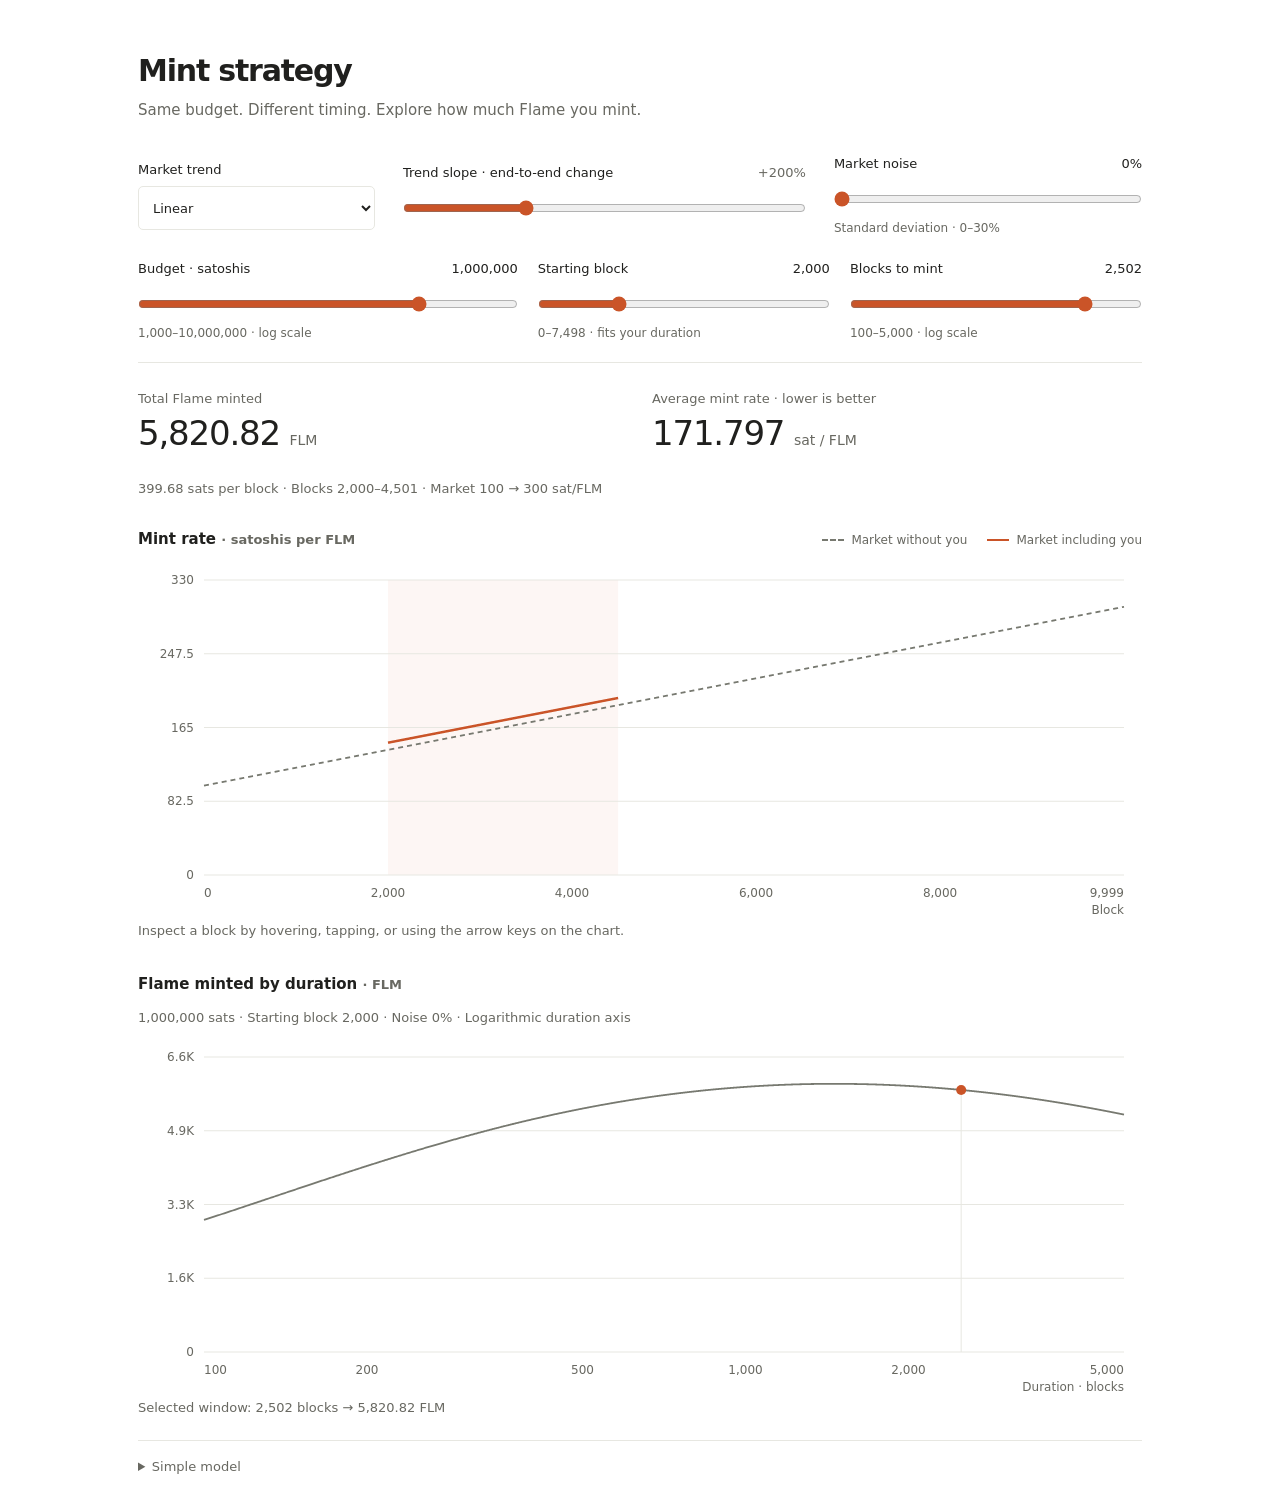
<file: demos/mint-strategy/index.html>
<!doctype html>
<html lang="en">
<head>
  <meta charset="utf-8">
  <meta name="viewport" content="width=device-width, initial-scale=1">
  <title>Mint strategy</title>
  <style>
    :root { color-scheme: light dark; --paper: #fff; --ink: #20201e; --muted: #686861; --line: #e7e7e1; --market: #777970; --you: #ca5428; --selection: #ca54280d; --error: #ad322a; }
    @media (prefers-color-scheme: dark) { :root { --paper: #181918; --ink: #eeeee8; --muted: #aaa99f; --line: #343631; --market: #a5a79c; --you: #ff986b; --selection: #ff986b0d; --error: #ff9f97; } }
    * { box-sizing: border-box; }
    body { margin: 0; background: var(--paper); color: var(--ink); font: 15px/1.5 system-ui, sans-serif; }
    main { max-width: 1060px; margin: auto; padding: 48px 28px 32px; }
    h1 { margin: 0; font-size: 30px; font-weight: 550; letter-spacing: -.04em; }
    header p { color: var(--muted); margin: 6px 0 32px; }
    label { display: block; font-size: 13px; }
    input, select { font: inherit; color: inherit; background: var(--paper); }
    select { width: 100%; height: 44px; padding: 8px 10px; border: 1px solid var(--line); border-radius: 5px; margin-top: 7px; }
    input:focus-visible, select:focus-visible, svg:focus-visible, summary:focus-visible { outline: 2px solid var(--you); outline-offset: 3px; }
    input[type=range] { width: 100%; height: 28px; margin: 12px 0 0; accent-color: var(--you); }
    .trend { display: grid; grid-template-columns: 1fr 1.7fr 1.3fr; gap: 28px; align-items: center; }
    .choices { display: grid; grid-template-columns: 1.3fr 1fr 1fr; gap: 20px; margin-top: 22px; }
    .slider-label { display: flex; justify-content: space-between; gap: 12px; }
    .slider-label output { white-space: nowrap; }
    .range-hint { display: block; color: var(--muted); font-size: 12px; }
    output, input, .value, #detail { font-variant-numeric: tabular-nums; }
    #slope-value { color: var(--muted); }
    #error { color: var(--error); margin: 12px 0 0; }
    [hidden] { display: none !important; }
    .results { display: grid; grid-template-columns: 1fr 1fr; gap: 24px; padding: 26px 0 22px; margin-top: 20px; border-top: 1px solid var(--line); }
    .caption { display: block; color: var(--muted); font-size: 13px; }
    .value { display: block; font-size: clamp(24px, 4vw, 34px); letter-spacing: -.035em; line-height: 1.35; margin-top: 3px; }
    .value small { font-size: 14px; letter-spacing: 0; color: var(--muted); }
    #allocation { color: var(--muted); font-size: 13px; margin: 0 0 30px; }
    figure { margin: 0; }
    #duration-figure { margin-top: 28px; }
    .chart-heading { display: flex; justify-content: space-between; align-items: center; gap: 12px; flex-wrap: wrap; }
    h2 { font-size: 15px; font-weight: 550; margin: 0; }
    .legend { display: flex; gap: 20px; flex-wrap: wrap; font-size: 12px; color: var(--muted); }
    .legend span { display: inline-flex; align-items: center; gap: 7px; }
    .swatch { width: 22px; border-top: 2px dashed var(--market); }
    .swatch.you { border-top: 2px solid var(--you); }
    #chart, #duration-chart { width: 100%; height: 350px; display: block; overflow: hidden; margin-top: 14px; }
    #chart text, #duration-chart text { fill: var(--muted); font: 12px system-ui, sans-serif; }
    .grid { stroke: var(--line); stroke-width: 1; }
    .market-path { stroke: var(--market); stroke-width: 1.8; stroke-dasharray: 5 4; fill: none; }
    .user-path { stroke: var(--you); stroke-width: 2.5; fill: none; stroke-linejoin: round; }
    .duration-path { stroke: var(--market); stroke-width: 1.8; fill: none; }
    #detail, #duration-detail { min-height: 24px; font-size: 13px; color: var(--muted); margin: 6px 0 18px; }
    details { border-top: 1px solid var(--line); padding-top: 16px; color: var(--muted); font-size: 13px; }
    summary { width: fit-content; cursor: pointer; }
    details p { max-width: 760px; margin: 10px 0 0; }
    @media (max-width: 600px) { main { padding: 26px 18px; } .trend { grid-template-columns: 1fr; gap: 18px; } .choices { grid-template-columns: 1fr 1fr; gap: 16px; } .budget { grid-column: 1 / -1; } .results { gap: 12px; } .value small { display: block; } #chart, #duration-chart { height: 300px; } .legend { gap: 14px; } }
  </style>
</head>
<body>
  <main>
    <header>
      <h1>Mint strategy</h1>
      <p>Same budget. Different timing. Explore how much Flame you mint.</p>
    </header>

    <form id="controls" novalidate>
      <div class="trend">
        <label for="trend">Market trend
          <select id="trend" name="trend">
            <option value="linear">Linear</option>
            <option value="quadratic">Quadratic</option>
            <option value="exponential">Exponential</option>
            <option value="sqrt">Square root</option>
          </select>
        </label>
        <label for="slope">
          <span class="slider-label"><span>Trend slope · end-to-end change</span><output id="slope-value" for="slope">+200%</output></span>
          <input id="slope" name="slope" type="range" min="-95" max="900" step="5" value="200">
        </label>
        <label for="noise">
          <span class="slider-label"><span>Market noise</span><output id="noise-value" for="noise">0%</output></span>
          <input id="noise" name="noise" type="range" min="0" max="30" step="1" value="0" aria-describedby="noise-hint">
          <span class="range-hint" id="noise-hint">Standard deviation · 0–30%</span>
        </label>
      </div>
      <div class="choices">
        <label class="budget" for="budget">
          <span class="slider-label"><span>Budget · satoshis</span><output id="budget-value" for="budget"></output></span>
          <input id="budget" name="budget" type="range" min="0" max="1000" step="1" value="750">
          <span class="range-hint">1,000–10,000,000 · log scale</span>
        </label>
        <label for="start">
          <span class="slider-label"><span>Starting block</span><output id="start-value" for="start"></output></span>
          <input id="start" name="start" type="range" min="0" max="7498" step="1" value="2000">
          <span class="range-hint" id="start-hint"></span>
        </label>
        <label for="duration">
          <span class="slider-label"><span>Blocks to mint</span><output id="duration-value" for="duration"></output></span>
          <input id="duration" name="duration" type="range" min="0" max="1000" step="1" value="823">
          <span class="range-hint">100–5,000 · log scale</span>
        </label>
      </div>
      <p id="error" role="alert" hidden></p>
    </form>

    <section class="results" aria-label="Simulation results" aria-live="polite" aria-atomic="true">
      <div><span class="caption">Total Flame minted</span><output class="value" id="reward" for="trend slope noise budget duration start">—</output></div>
      <div><span class="caption">Average mint rate · lower is better</span><output class="value" id="average" for="trend slope noise budget duration start">—</output></div>
    </section>
    <p id="allocation"></p>

    <figure id="figure">
      <div class="chart-heading">
        <h2>Mint rate <span class="caption" style="display:inline">· satoshis per FLM</span></h2>
        <div class="legend" aria-label="Chart legend">
          <span><i class="swatch" aria-hidden="true"></i>Market without you</span>
          <span><i class="swatch you" aria-hidden="true"></i>Market including you</span>
        </div>
      </div>
      <svg id="chart" role="img" tabindex="0" aria-labelledby="chart-title" aria-describedby="chart-description chart-help"></svg>
      <figcaption id="detail" aria-live="off"></figcaption>
      <span id="chart-help" hidden>Move over or tap the chart to inspect a block. With the chart focused, use the arrow keys, Home or End.</span>
    </figure>

    <figure id="duration-figure">
      <h2>Flame minted by duration <span class="caption" style="display:inline">· FLM</span></h2>
      <p class="caption" id="duration-scope"></p>
      <svg id="duration-chart" role="img" aria-labelledby="duration-title" aria-describedby="duration-description duration-detail"></svg>
      <figcaption id="duration-detail"></figcaption>
    </figure>

    <details>
      <summary>Simple model</summary>
      <p>Every block distributes 50 FLM in proportion to satoshis burned. The underlying smooth trend starts at 100 sat/FLM; the slope slider sets its change over 10,000 blocks, numbered 0–9,999. The four smooth curves share those endpoints; noise can move the actual endpoints. Your budget is split equally across your blocks, allowing fractional satoshis.</p>
      <p>Noise is a seeded, mean-reverting Gaussian walk in log space, with roughly 100-block correlation. The multiplier is lognormal and positive, with mean 1: 30% means its standard deviation is 0.30, not a ±30% bound. The same random path is reused for every trend and strategy, and zero noise gives the smooth trend exactly.</p>
      <p>The combined rate is the market rate plus your per-block burn divided by 50. Your reward is your burn divided by that combined rate. The average shown above is your total budget divided by your total FLM, not the arithmetic mean of block rates. This is a toy simulation, not Flame consensus or a price forecast.</p>
    </details>
  </main>

  <script>
    "use strict";

    const BLOCKS = 10000;
    const ISSUANCE = 50;
    const BASE_RATE = 100;

    function gaussianWalk() {
      let seed = 0x4d494e54;
      const uniform = () => {
        seed = (Math.imul(1664525, seed) + 1013904223) >>> 0;
        return (seed + 0.5) / 4294967296;
      };
      const normal = () => Math.sqrt(-2 * Math.log(uniform())) * Math.cos(2 * Math.PI * uniform());
      const correlation = Math.exp(-1 / 100);
      const innovation = Math.sqrt(1 - correlation * correlation);
      let previous = normal();
      return Array.from({ length: BLOCKS }, (_, index) => {
        if (index > 0) previous = correlation * previous + innovation * normal();
        return previous;
      });
    }

    const NOISE_PATH = gaussianWalk();

    function logValue(position, min, max) {
      if (!Number.isFinite(position) || position < 0 || position > 1000) throw new Error("Choose a slider position between 0 and 1,000.");
      return position === 0 ? min : position === 1000 ? max : Math.round(min * Math.pow(max / min, position / 1000));
    }

    function marketRates(trend, change, noise = 0) {
      if (!["linear", "quadratic", "exponential", "sqrt"].includes(trend) ||
          !Number.isFinite(change) || change <= -100) {
        throw new Error("Choose a valid trend with a change above −100%.");
      }
      if (!Number.isFinite(noise) || noise < 0 || noise > 30) throw new Error("Choose market noise between 0% and 30%.");
      const variance = Math.log1p((noise / 100) ** 2);
      const sigma = Math.sqrt(variance);
      return Array.from({ length: BLOCKS }, (_, index) => {
        const t = index / (BLOCKS - 1);
        const slope = change / 100;
        const progress = trend === "quadratic" ? t * t : trend === "sqrt" ? Math.sqrt(t) : t;
        const rate = trend === "exponential" ? BASE_RATE * Math.pow(1 + slope, t) : BASE_RATE * (1 + slope * progress);
        return noise === 0 ? rate : rate * Math.exp(sigma * NOISE_PATH[index] - variance / 2);
      });
    }

    function simulate(rates, budget, duration, start) {
      if (!Number.isSafeInteger(budget) || budget < 0) throw new Error("Enter a whole-satoshi budget of zero or more, within the safe integer range.");
      if (!Number.isInteger(duration) || duration < 1 || duration > rates.length) throw new Error("Choose between 1 and 10,000 blocks to mint.");
      if (!Number.isInteger(start) || start < 0 || start >= rates.length) throw new Error("Choose a starting block between 0 and 9,999.");
      if (start + duration > rates.length) throw new Error("Minting must finish within 10,000 blocks. Reduce the duration or start earlier.");
      const burn = budget / duration;
      const end = start + duration - 1;
      for (let block = start; block <= end; block++) {
        const rate = rates[block];
        if (!Number.isFinite(rate) || rate < 0) throw new Error("Market rates must be finite and nonnegative.");
      }
      const reward = minted(rates, budget, duration, start);
      return { budget, duration, start, end, burn, reward, average: reward > 0 ? budget / reward : null };
    }

    function minted(rates, budget, duration, start) {
      const burn = budget / duration;
      if (burn === 0) return 0;
      let reward = 0;
      for (let block = start; block < start + duration; block++) reward += ISSUANCE * burn / (ISSUANCE * rates[block] + burn);
      return reward;
    }

    function rewardsByDuration(rates, budget, start) {
      const last = Math.min(5000, rates.length - start);
      if (last < 100) throw new Error("At least 100 blocks must remain to compare durations.");
      // Validate the whole candidate window once, not for every duration.
      simulate(rates, budget, last, start);
      const points = [];
      for (let duration = 100; duration <= last; duration++) points.push({ duration, reward: minted(rates, budget, duration, start) });
      return points;
    }

    const number = new Intl.NumberFormat("en-US", { maximumFractionDigits: 2 });
    const precise = new Intl.NumberFormat("en-US", { maximumSignificantDigits: 6 });
    const compact = new Intl.NumberFormat("en-US", { notation: "compact", maximumFractionDigits: 1 });
    const get = id => document.getElementById(id);
    const chart = get("chart");
    let state = null;
    let plot = null;
    let inspected = null;
    let frame = 0;

    function redraw() {
      if (!state) return;
      const { rates, result } = state;
      const width = Math.max(280, chart.getBoundingClientRect().width);
      const height = chart.getBoundingClientRect().height || 350;
      const left = 66, right = width - 18, top = 15, bottom = height - 40;
      let peak = 0;
      for (let index = 0; index < rates.length; index++) {
        const block = index;
        const rate = rates[index] + (block >= result.start && block <= result.end ? result.burn / ISSUANCE : 0);
        peak = Math.max(peak, rate);
      }
      const ceiling = peak * 1.1 || 1;
      const x = block => left + block / (BLOCKS - 1) * (right - left);
      const y = rate => bottom - rate / ceiling * (bottom - top);
      plot = { left, right, top, bottom, x, y, width, height };
      chart.setAttribute("viewBox", `0 0 ${width} ${height}`);

      function path(first, last, uplift) {
        const points = [];
        for (let block = first; block < last; block++) points.push(block);
        points.push(last);
        return points.map((block, index) => `${index ? "L" : "M"}${x(block).toFixed(2)},${y(rates[block] + uplift).toFixed(2)}`).join(" ");
      }

      let grid = "";
      for (let tick = 0; tick <= 4; tick++) {
        const value = ceiling * tick / 4;
        grid += `<line class="grid" x1="${left}" x2="${right}" y1="${y(value)}" y2="${y(value)}"/><text x="${left - 10}" y="${y(value) + 4}" text-anchor="end">${compact.format(value)}</text>`;
      }
      const ticks = width < 500 ? [0, 5000, 9999] : [0, 2000, 4000, 6000, 8000, 9999];
      for (const block of ticks) grid += `<text x="${x(block)}" y="${bottom + 22}" text-anchor="${block === 0 ? "start" : block === BLOCKS - 1 ? "end" : "middle"}">${number.format(block)}</text>`;
      const activeWidth = Math.max(1, x(result.end) - x(result.start));
      const userLine = result.budget > 0 ? `<path class="user-path" d="${path(result.start, result.end, result.burn / ISSUANCE)}"/>${result.duration === 1 ? `<circle cx="${x(result.start)}" cy="${y(rates[result.start] + result.burn / ISSUANCE)}" r="3.5" fill="var(--you)"/>` : ""}` : "";
      chart.innerHTML = `<title id="chart-title">Mint rate over 10,000 blocks</title>
        <desc id="chart-description">Dashed: other miners' rate with ${state.noise}% noise standard deviation. ${result.budget > 0 ? `Solid: the total including your burn, only during blocks ${result.start} through ${result.end}.` : "No user burn; only the market line is shown."} Your total is ${precise.format(result.reward)} FLM.</desc>
        <rect x="${x(result.start)}" y="${top}" width="${activeWidth}" height="${bottom - top}" fill="var(--selection)"/>
        ${grid}<path class="market-path" d="${path(0, BLOCKS - 1, 0)}"/>${userLine}
        <text x="${right}" y="${height - 1}" text-anchor="end">Block</text>
        <g id="inspection" hidden><line id="guide" y1="${top}" y2="${bottom}" stroke="var(--muted)" stroke-width="1"/><circle id="market-dot" r="3" fill="var(--market)"/><circle id="user-dot" r="3.5" fill="var(--you)"/></g>`;
      inspect(inspected);
      redrawDurations();
    }

    function redrawDurations() {
      if (!state) return;
      const { curve, result } = state;
      const svg = get("duration-chart");
      const width = Math.max(280, svg.getBoundingClientRect().width);
      const height = svg.getBoundingClientRect().height || 350;
      const left = 66, right = width - 18, top = 15, bottom = height - 40;
      const last = curve[curve.length - 1].duration;
      const span = Math.log(last / 100);
      const x = duration => span === 0 ? (left + right) / 2 : left + Math.log(duration / 100) / span * (right - left);
      let peak = result.reward;
      for (const point of curve) peak = Math.max(peak, point.reward);
      const ceiling = peak * 1.1 || 1;
      const y = reward => bottom - reward / ceiling * (bottom - top);
      let grid = "";
      for (let tick = 0; tick <= 4; tick++) {
        const value = ceiling * tick / 4;
        grid += `<line class="grid" x1="${left}" x2="${right}" y1="${y(value)}" y2="${y(value)}"/><text x="${left - 10}" y="${y(value) + 4}" text-anchor="end">${compact.format(value)}</text>`;
      }
      const ticks = [100];
      for (const duration of [200, 500, 1000, 2000]) {
        if (duration < last && x(duration) - x(ticks[ticks.length - 1]) > 60 && x(last) - x(duration) > 60) ticks.push(duration);
      }
      if (last !== 100) ticks.push(last);
      for (const duration of ticks) grid += `<text x="${x(duration)}" y="${bottom + 22}" text-anchor="${span === 0 ? "middle" : duration === 100 ? "start" : duration === last ? "end" : "middle"}">${number.format(duration)}</text>`;
      const path = curve.map((point, index) => `${index ? "L" : "M"}${x(point.duration).toFixed(2)},${y(point.reward).toFixed(2)}`).join(" ");
      svg.setAttribute("viewBox", `0 0 ${width} ${height}`);
      svg.innerHTML = `<title id="duration-title">Flame minted for each valid duration</title>
        <desc id="duration-description">Each duration from 100 to ${last} blocks splits the same ${result.budget} satoshis evenly, starting at block ${result.start}. Duration uses a logarithmic axis. The marked selection is ${result.duration} blocks, minting ${precise.format(result.reward)} FLM.</desc>
        ${grid}<path class="duration-path" d="${path}"/>
        <line x1="${x(result.duration)}" x2="${x(result.duration)}" y1="${y(result.reward)}" y2="${bottom}" stroke="var(--line)"/>
        <circle id="selected-duration" cx="${x(result.duration)}" cy="${y(result.reward)}" r="5" fill="var(--you)" data-duration="${result.duration}" data-reward="${result.reward}"><title>Selected: ${number.format(result.duration)} blocks · ${precise.format(result.reward)} FLM</title></circle>
        <text x="${right}" y="${height - 1}" text-anchor="end">Duration · blocks</text>`;
      get("duration-scope").textContent = `${number.format(result.budget)} sats · Starting block ${number.format(result.start)} · Noise ${state.noise}% · Logarithmic duration axis`;
      get("duration-detail").textContent = `Selected window: ${number.format(result.duration)} blocks → ${precise.format(result.reward)} FLM`;
    }

    function inspect(block) {
      if (!state || !plot) return;
      inspected = block;
      const { rates, result } = state;
      const group = get("inspection");
      group.toggleAttribute("hidden", block === null);
      if (block === null) {
        get("detail").textContent = "Inspect a block by hovering, tapping, or using the arrow keys on the chart.";
        return;
      }
      const rate = rates[block];
      const active = block >= result.start && block <= result.end && result.budget > 0;
      const combined = rate + result.burn / ISSUANCE;
      const px = plot.x(block);
      get("guide").setAttribute("x1", px);
      get("guide").setAttribute("x2", px);
      get("market-dot").setAttribute("cx", px);
      get("market-dot").setAttribute("cy", plot.y(rate));
      get("user-dot").toggleAttribute("hidden", !active);
      if (active) {
        get("user-dot").setAttribute("cx", px);
        get("user-dot").setAttribute("cy", plot.y(combined));
      }
      get("detail").textContent = `Block ${number.format(block)} · Market ${precise.format(rate)} sat/FLM${active ? ` · Including you ${precise.format(combined)} sat/FLM · You mint ${precise.format(result.burn / combined)} FLM` : " · You are not minting"}`;
    }

    function update() {
      frame = 0;
      const change = Number(get("slope").value);
      const noise = Number(get("noise").value);
      get("slope-value").textContent = `${change > 0 ? "+" : ""}${change}%`;
      get("noise-value").textContent = `${noise}%`;
      get("noise").setAttribute("aria-valuetext", `${noise}% standard deviation around the trend`);
      try {
        const budget = logValue(Number(get("budget").value), 1000, 10000000);
        const duration = logValue(Number(get("duration").value), 100, 5000);
        const lastStart = BLOCKS - duration;
        get("start").max = String(lastStart);
        get("start").value = String(Math.max(0, Math.min(Number(get("start").value), lastStart)));
        const start = Number(get("start").value);
        get("budget-value").textContent = number.format(budget);
        get("duration-value").textContent = number.format(duration);
        get("start-value").textContent = number.format(start);
        get("start-hint").textContent = `0–${number.format(lastStart)} · fits your duration`;
        get("budget").setAttribute("aria-valuetext", `${number.format(budget)} satoshis`);
        get("duration").setAttribute("aria-valuetext", `${number.format(duration)} blocks`);
        const trend = get("trend").value;
        const rates = marketRates(trend, change, noise);
        const result = simulate(rates, budget, duration, start);
        const curve = state && state.trend === trend && state.change === change && state.noise === noise && state.result.budget === budget && state.result.start === start
          ? state.curve : rewardsByDuration(rates, budget, start);
        state = { rates, result, curve, trend, change, noise };
        get("error").hidden = true;
        get("figure").hidden = false;
        get("duration-figure").hidden = false;
        get("reward").innerHTML = `${precise.format(result.reward)} <small>FLM</small>`;
        get("average").innerHTML = result.average === null ? "— <small>no burn</small>" : `${precise.format(result.average)} <small>sat / FLM</small>`;
        get("allocation").textContent = `${precise.format(result.burn)} sats per block · Blocks ${number.format(result.start)}–${number.format(result.end)} · Market ${precise.format(rates[0])} → ${precise.format(rates[BLOCKS - 1])} sat/FLM`;
        redraw();
      } catch (error) {
        state = null;
        get("error").textContent = error.message;
        get("error").hidden = false;
        get("figure").hidden = true;
        get("duration-figure").hidden = true;
        get("reward").textContent = "—";
        get("average").textContent = "—";
        get("allocation").textContent = "";
      }
    }

    get("controls").addEventListener("submit", event => event.preventDefault());
    get("controls").addEventListener("input", () => { if (!frame) frame = requestAnimationFrame(update); });
    function inspectPointer(event) {
      if (!plot || !state) return;
      get("detail").setAttribute("aria-live", "off");
      const bounds = chart.getBoundingClientRect();
      const px = event.clientX - bounds.left;
      inspect(Math.max(0, Math.min(BLOCKS - 1, Math.round((px - plot.left) / (plot.right - plot.left) * (BLOCKS - 1)))));
    }
    chart.addEventListener("pointermove", inspectPointer);
    chart.addEventListener("pointerdown", inspectPointer);
    chart.addEventListener("pointerleave", event => { if (event.pointerType !== "touch") inspect(null); });
    chart.addEventListener("focus", () => {
      get("detail").setAttribute("aria-live", "polite");
      if (state && inspected === null) inspect(state.result.start);
    });
    chart.addEventListener("blur", () => inspect(null));
    chart.addEventListener("keydown", event => {
      if (!state || !["ArrowLeft", "ArrowRight", "Home", "End"].includes(event.key)) return;
      event.preventDefault();
      get("detail").setAttribute("aria-live", "polite");
      const current = inspected === null ? state.result.start : inspected;
      inspect(event.key === "Home" ? 0 : event.key === "End" ? BLOCKS - 1 : Math.max(0, Math.min(BLOCKS - 1, current + (event.key === "ArrowLeft" ? -1 : 1))));
    });
    const resize = new ResizeObserver(redraw);
    resize.observe(chart);
    resize.observe(get("duration-chart"));
    update();
  </script>
</body>
</html>
</file>
